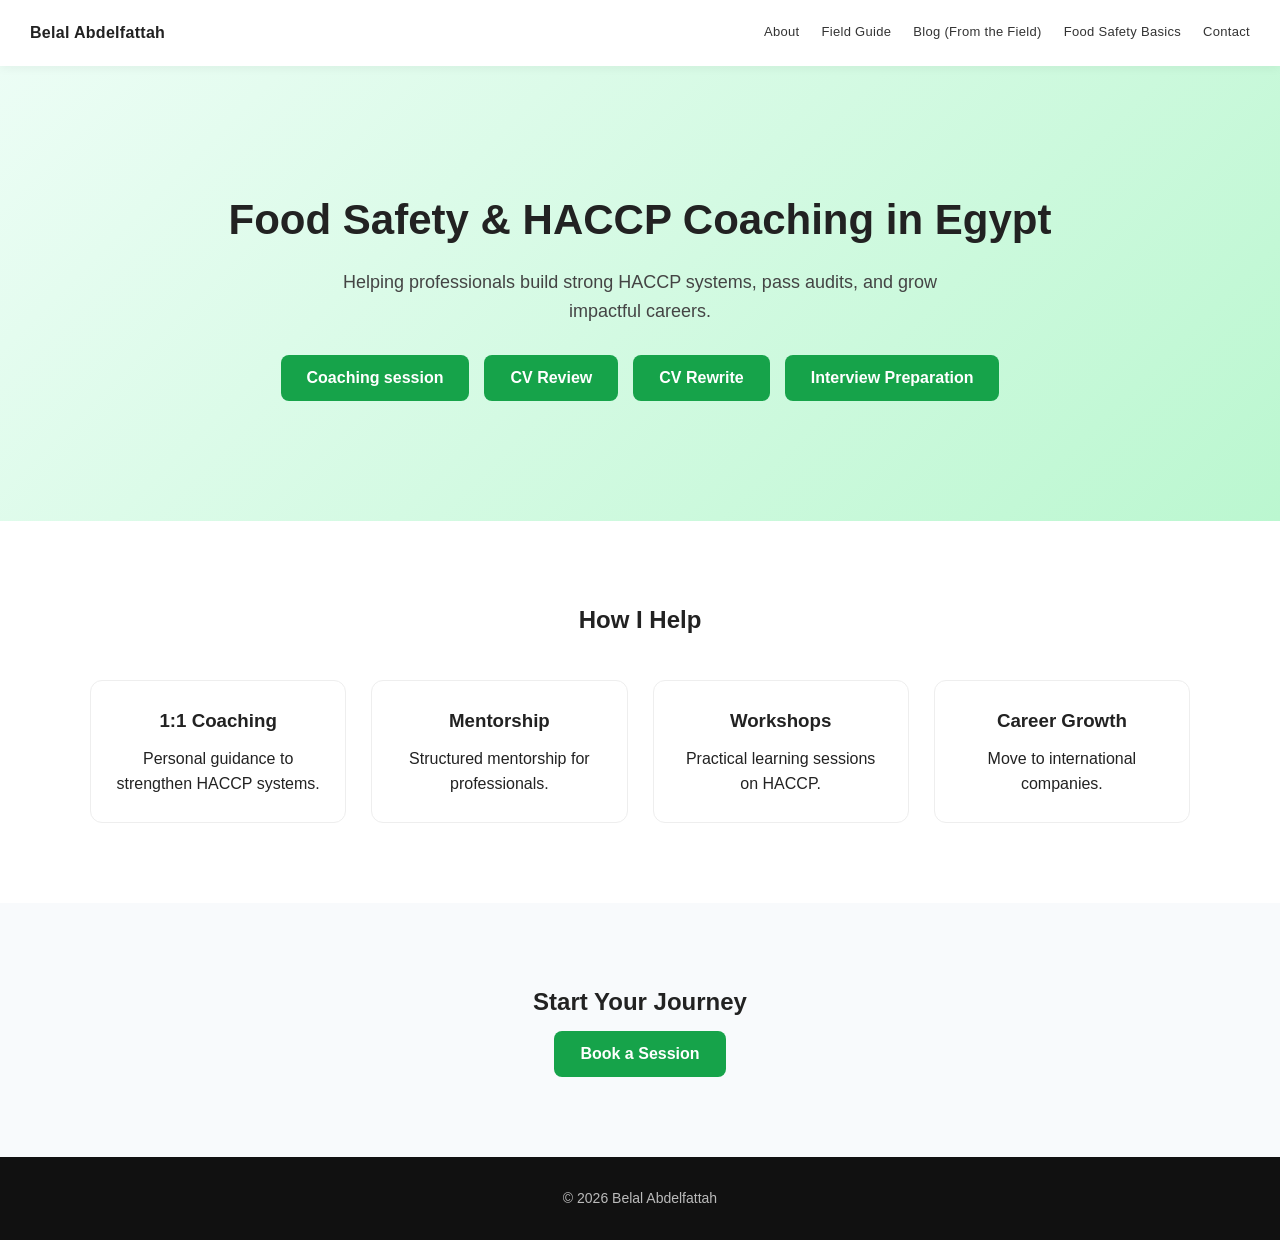
<file: index.html>
<!DOCTYPE html>
<html lang="en">
<head>
<meta charset="UTF-8">
<meta name="viewport" content="width=device-width, initial-scale=1.0">

<title>Belal Abdelfattah | Food Safety Coach & Mentor</title>

<!-- ✅ LINK YOUR CSS -->
<link rel="stylesheet" href="css/style.css">

</head>

<body class="english">

<!-- NAVBAR -->
<div class="navbar">
  <div class="logo">Belal Abdelfattah</div>

  <div class="nav-links">
    <a href="about.html" class="en">About</a>
    <a href="field-guide.html" class="en">Field Guide</a>
    <a href="from-the-field.html" class="en">Blog (From the Field)</a>
    <a href="food-safety-basics.html" class="en">Food Safety Basics</a>
    <a href="#contact" class="en">Contact</a>

    <a href="about.html" class="ar" style="display:none;">عنّي</a>
    <a href="field-guide.html" class="ar" style="display:none;">دليل المجال</a>
    <a href="from-the-field.html" class="ar" style="display:none;">المدونة</a>
    <a href="food-safety-basics.html" class="ar" style="display:none;">أساسيات</a>
    <a href="#contact" class="ar" style="display:none;">اتصل</a>
  </div>
</div>

<!-- HERO -->
<section class="hero">
  <h1 class="en">Food Safety & HACCP Coaching in Egypt</h1>
  <h1 class="ar" style="display:none;">تدريب واستشارات سلامة الغذاء في مصر</h1>

  <p class="en">
    Helping professionals build strong HACCP systems, pass audits, and grow impactful careers.
  </p>

  <p class="ar" style="display:none;">
    مساعدة المتخصصين على بناء أنظمة قوية واجتياز التفتيشات.
  </p>

<div class="cta-buttons">

  <button class="btn btn-primary">
    <span class="en">Coaching session</span>
    <span class="ar" style="display:none;">احجز جلسة</span>
  </button>

  <button class="btn btn-primary">
    <span class="en">CV Review</span>
    <span class="ar" style="display:none;">مراجعة السيرة الذاتية</span>
  </button>

  <button class="btn btn-primary">
    <span class="en">CV Rewrite</span>
    <span class="ar" style="display:none;">إعادة كتابة السيرة الذاتية</span>
  </button>

    <button class="btn btn-primary">
    <span class="en">Interview Preparation</span>
    <span class="ar" style="display:none;">الإعداد لمقابلات العمل</span>
  </button>
  
</div>
</section>

<!-- SERVICES -->
<section>
<div class="container">

<h2 style="text-align:center;">
  <span class="en">How I Help</span>
  <span class="ar" style="display:none;">كيف أساعد</span>
</h2>

<div class="services">

<div class="service">
<h3>1:1 Coaching</h3>
<p>Personal guidance to strengthen HACCP systems.</p>
</div>

<div class="service">
<h3>Mentorship</h3>
<p>Structured mentorship for professionals.</p>
</div>

<div class="service">
<h3>Workshops</h3>
<p>Practical learning sessions on HACCP.</p>
</div>

<div class="service">
<h3>Career Growth</h3>
<p>Move to international companies.</p>
</div>

</div>
</div>
</section>

<!-- CONTACT -->
<section class="contact" id="contact">
<div class="container">

<h2>Start Your Journey</h2>

<button class="btn btn-primary">
Book a Session
</button>

</div>
</section>

<!-- FOOTER -->
<div class="footer">
© 2026 Belal Abdelfattah
</div>

</body>
</html>
</file>
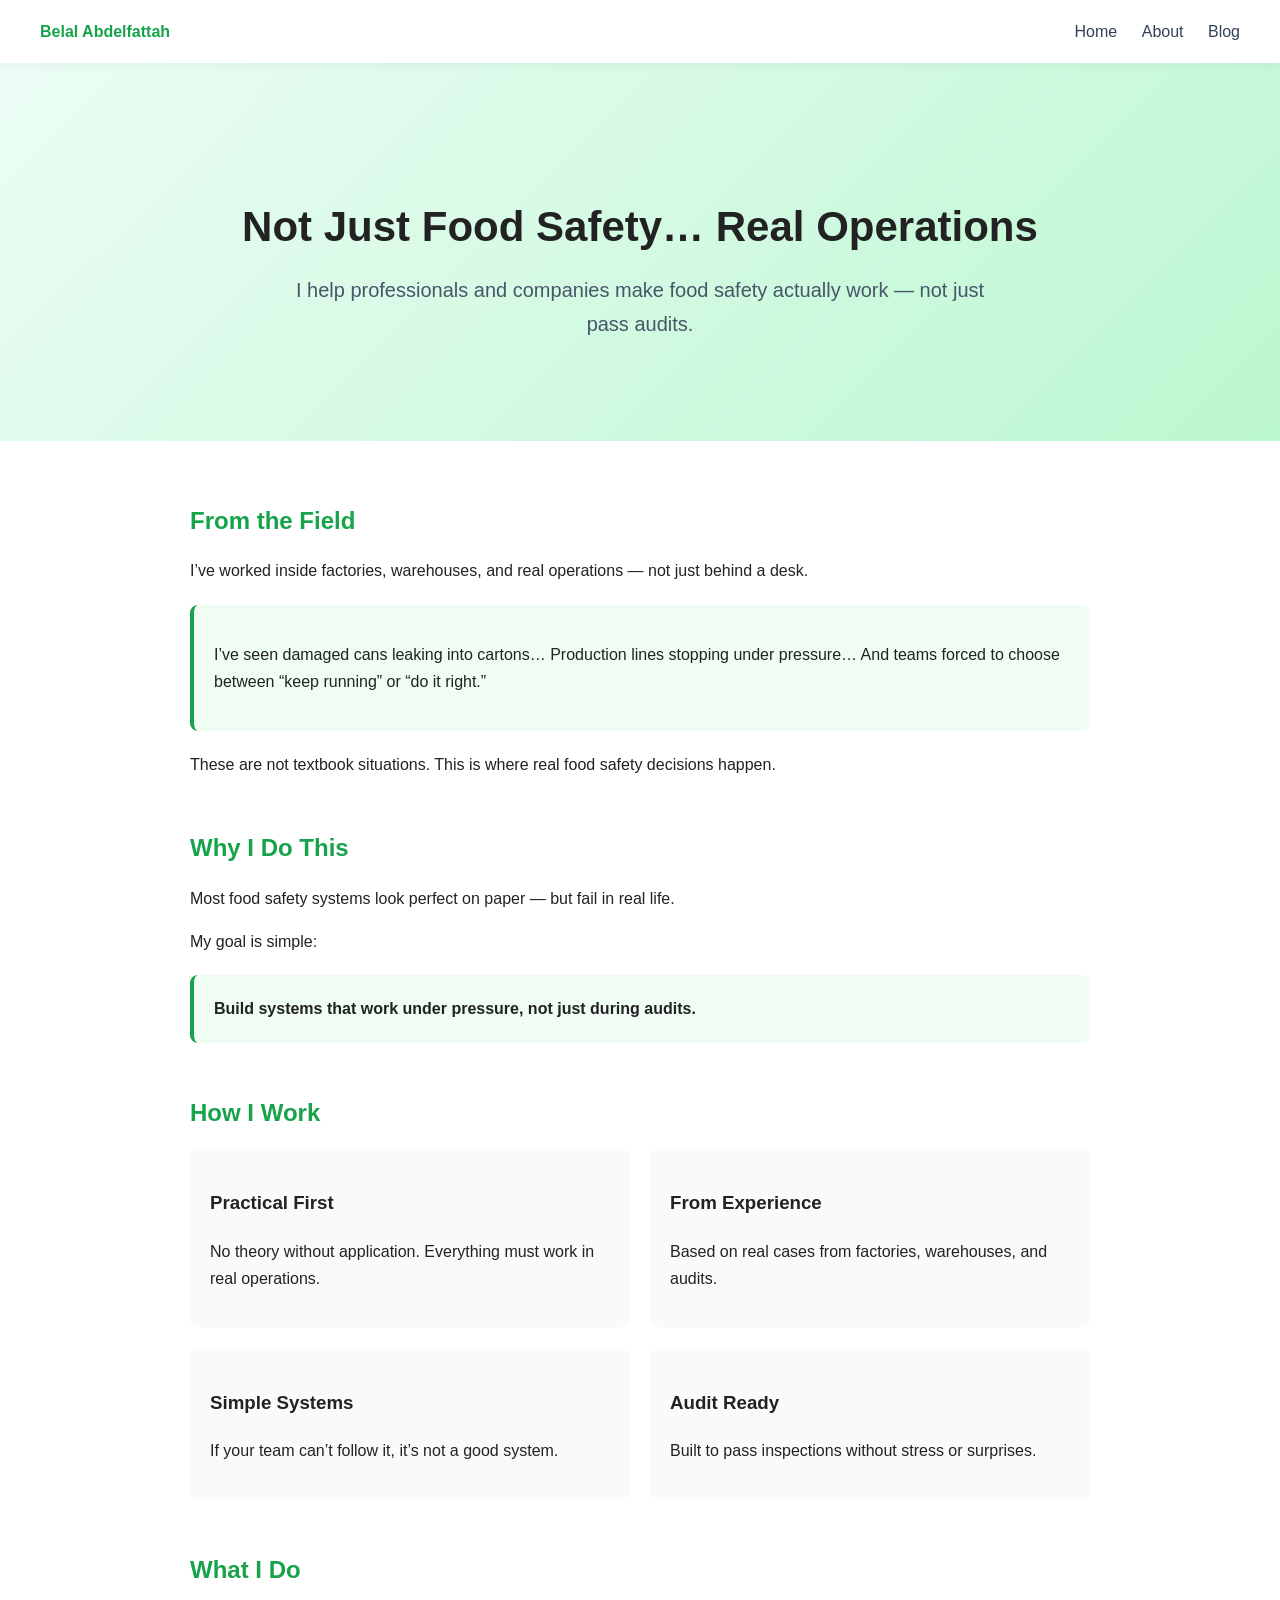
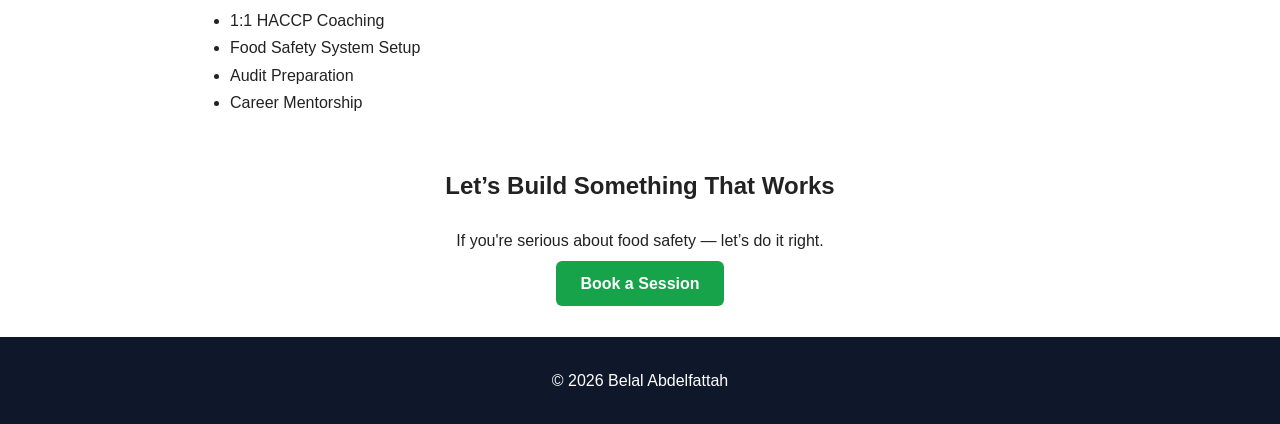
<file: about.html>
<!DOCTYPE html>
<html lang="en">
<head>
<meta charset="UTF-8">
<meta name="viewport" content="width=device-width, initial-scale=1.0">
<title>About | Belal Abdelfattah</title>

<style>

body{
font-family:Segoe UI, Arial;
margin:0;
background:#ffffff;
color:#222;
line-height:1.7;
}

/* NAVBAR */
.navbar{
display:flex;
justify-content:space-between;
padding:18px 40px;
background:white;
box-shadow:0 2px 10px rgba(0,0,0,0.05);
position:sticky;
top:0;
}

.logo{color:#16a34a;font-weight:700;}
.nav-links a{margin-left:20px;text-decoration:none;color:#334155;}
.nav-links a:hover{color:#16a34a;}

/* HERO */
.hero{
padding:100px 20px;
text-align:center;
background:linear-gradient(135deg,#ecfdf5,#bbf7d0);
}

.hero h1{
font-size:42px;
margin-bottom:10px;
}

.hero p{
font-size:20px;
color:#475569;
max-width:700px;
margin:auto;
}

/* SECTION */
.container{
max-width:900px;
margin:auto;
padding:40px 20px;
}

.block{
margin-bottom:50px;
}

.block h2{
color:#16a34a;
margin-bottom:15px;
}

.highlight{
background:#f0fdf4;
padding:20px;
border-left:4px solid #16a34a;
border-radius:8px;
margin:20px 0;
}

/* CARDS */
.cards{
display:grid;
grid-template-columns:1fr 1fr;
gap:20px;
}

.card{
background:#f8fafc;
padding:20px;
border-radius:10px;
}

/* CTA */
.cta{
text-align:center;
margin-top:50px;
}

.cta-btn{
padding:14px 24px;
background:#16a34a;
color:white;
text-decoration:none;
border-radius:6px;
font-weight:bold;
}

.cta-btn:hover{background:#138c3f;}

/* FOOTER */
.footer{
text-align:center;
padding:30px;
background:#0f172a;
color:white;
}

</style>
</head>

<body>

<div class="navbar">
<div class="logo">Belal Abdelfattah</div>
<div class="nav-links">
<a href="index.html">Home</a>
<a href="about.html">About</a>
<a href="from-the-field.html">Blog</a>
</div>
</div>

<!-- HERO -->
<div class="hero">
<h1>Not Just Food Safety… Real Operations</h1>
<p>I help professionals and companies make food safety actually work — not just pass audits.</p>
</div>

<div class="container">

<!-- STORY -->
<div class="block">
<h2>From the Field</h2>

<p>
I’ve worked inside factories, warehouses, and real operations — not just behind a desk.
</p>

<div class="highlight">
<p>
I’ve seen damaged cans leaking into cartons…  
Production lines stopping under pressure…  
And teams forced to choose between “keep running” or “do it right.”
</p>
</div>

<p>
These are not textbook situations.  
This is where real food safety decisions happen.
</p>
</div>

<!-- WHY -->
<div class="block">
<h2>Why I Do This</h2>

<p>
Most food safety systems look perfect on paper — but fail in real life.
</p>

<p>
My goal is simple:
</p>

<div class="highlight">
<strong>Build systems that work under pressure, not just during audits.</strong>
</div>

</div>

<!-- HOW -->
<div class="block">
<h2>How I Work</h2>

<div class="cards">

<div class="card">
<h3>Practical First</h3>
<p>No theory without application. Everything must work in real operations.</p>
</div>

<div class="card">
<h3>From Experience</h3>
<p>Based on real cases from factories, warehouses, and audits.</p>
</div>

<div class="card">
<h3>Simple Systems</h3>
<p>If your team can’t follow it, it’s not a good system.</p>
</div>

<div class="card">
<h3>Audit Ready</h3>
<p>Built to pass inspections without stress or surprises.</p>
</div>

</div>
</div>

<!-- WHAT YOU DO -->
<div class="block">
<h2>What I Do</h2>

<ul>
<li>1:1 HACCP Coaching</li>
<li>Food Safety System Setup</li>
<li>Audit Preparation</li>
<li>Career Mentorship</li>
</ul>

</div>

<!-- CTA -->
<div class="cta">
<h2>Let’s Build Something That Works</h2>
<p>If you're serious about food safety — let’s do it right.</p>
<a href="#" class="cta-btn">Book a Session</a>
</div>

</div>

<div class="footer">
© 2026 Belal Abdelfattah
</div>

</body>
</html>
</file>
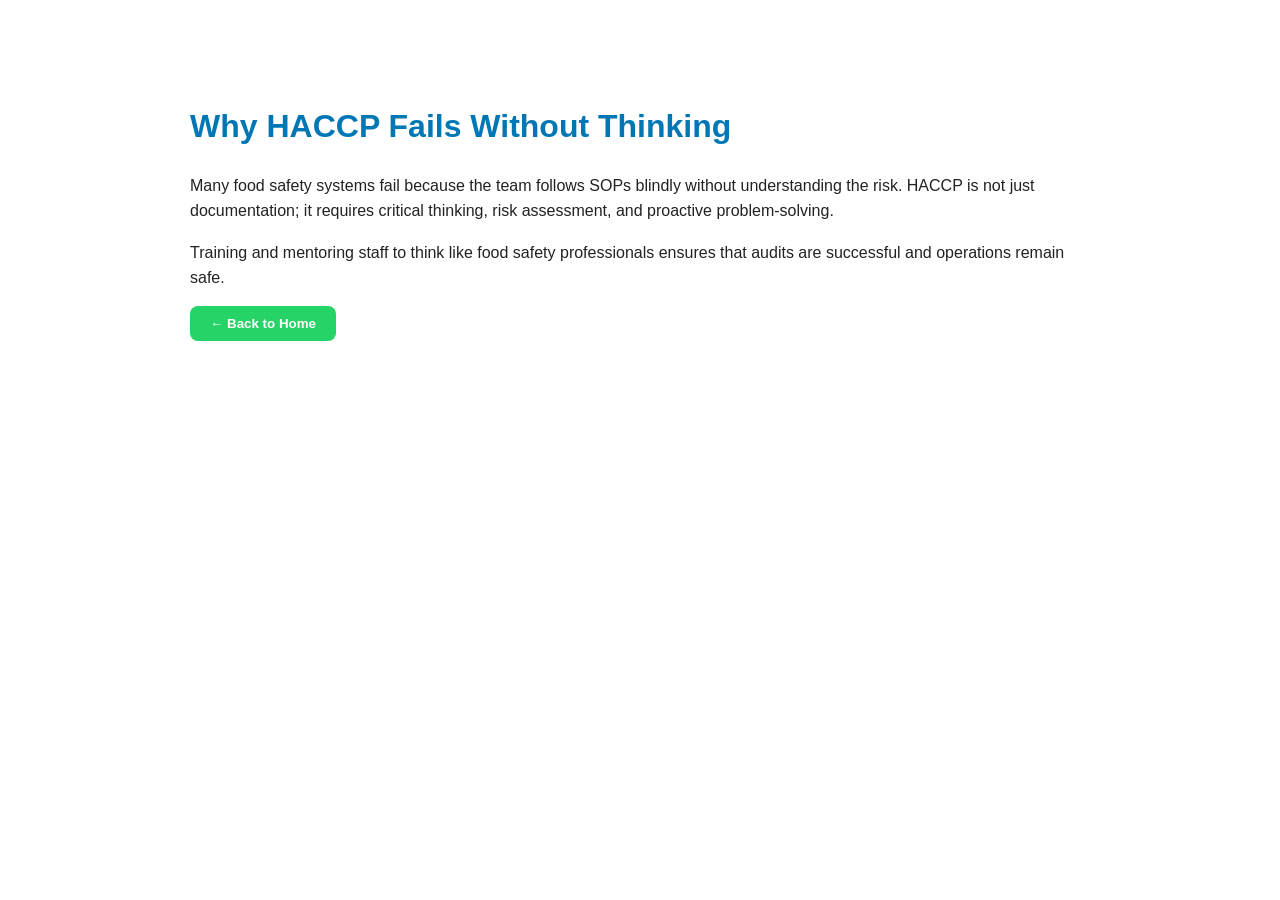
<file: article1.html>
<!DOCTYPE html>
<html lang="en">
<head>
<meta charset="UTF-8">
<meta name="viewport" content="width=device-width, initial-scale=1.0">
<title>Why HACCP Fails Without Thinking | Insights</title>
<link rel="stylesheet" href="https://cdnjs.cloudflare.com/ajax/libs/font-awesome/6.5.0/css/all.min.css">
<style>
body{margin:0;font-family:Segoe UI,Arial;color:#222;line-height:1.6;}
a{text-decoration:none;color:#25D366;}
.container{max-width:900px;margin:auto;padding:80px 20px;}
h1{color:#0077b5;margin-bottom:20px;}
p{margin-bottom:15px;}
button{padding:10px 20px;border:none;border-radius:8px;background:#25D366;color:white;font-weight:600;cursor:pointer;}
</style>
</head>
<body>
<div class="container">
  <h1>Why HACCP Fails Without Thinking</h1>
  <p>Many food safety systems fail because the team follows SOPs blindly without understanding the risk. HACCP is not just documentation; it requires critical thinking, risk assessment, and proactive problem-solving.</p>
  <p>Training and mentoring staff to think like food safety professionals ensures that audits are successful and operations remain safe.</p>
  <button onclick="window.location.href='index.html'">← Back to Home</button>
</div>
</body>
</html>
</file>
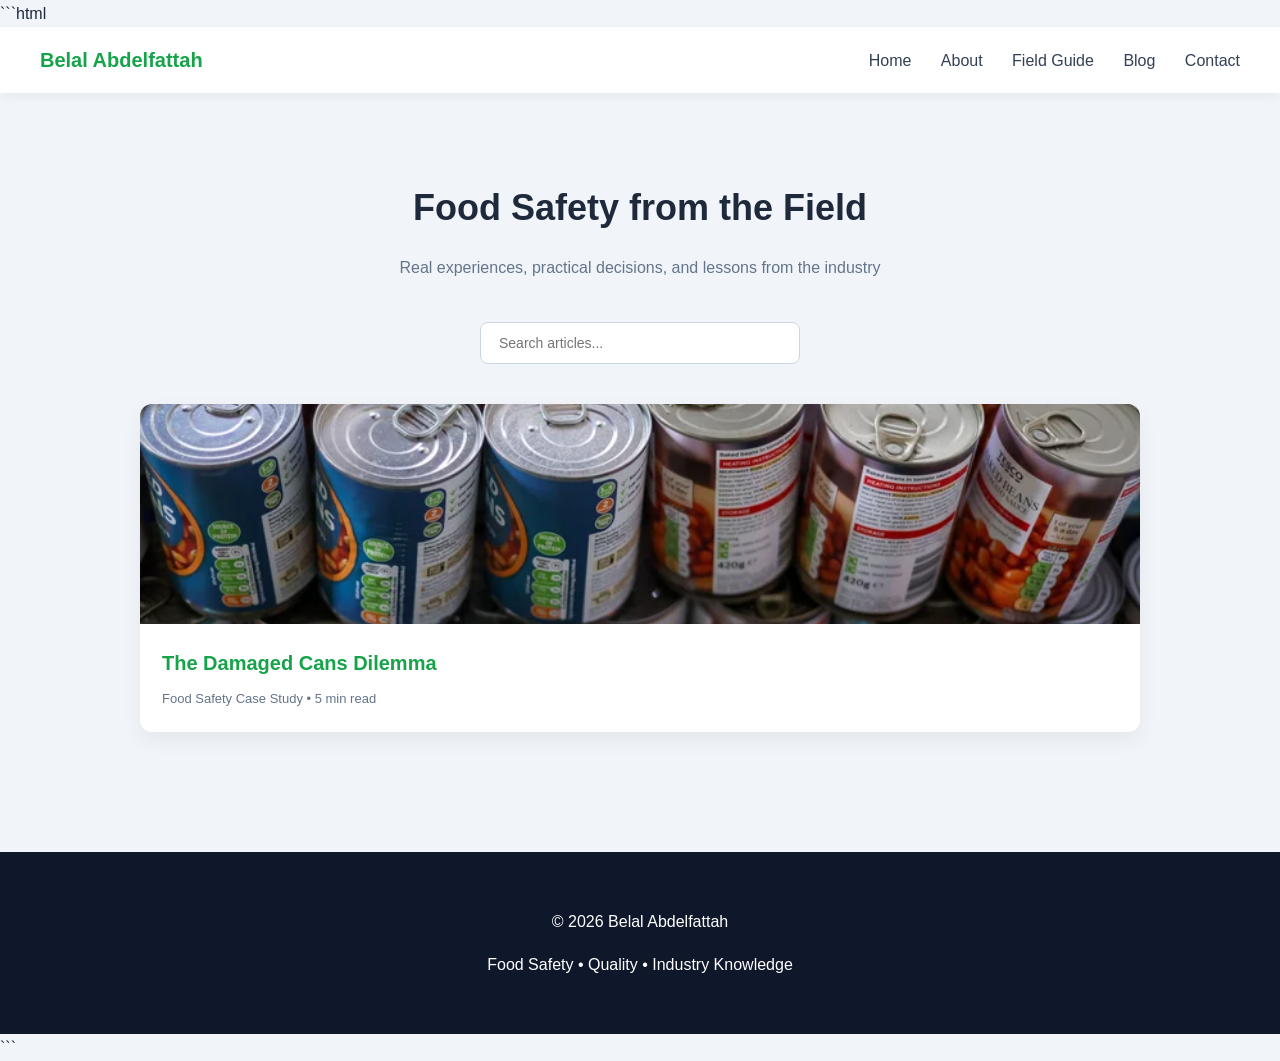
<file: blog.html>
```html
<!DOCTYPE html>
<html lang="en">
<head>
<meta charset="UTF-8">
<meta name="viewport" content="width=device-width, initial-scale=1.0">

<title>Belal Abdelfattah | Food Safety Blog</title>

<style>

/* ===== GLOBAL ===== */

body{
font-family:"Segoe UI", Arial, sans-serif;
margin:0;
background:#f1f5f9;
color:#1e293b;
line-height:1.7;
}

.container{
max-width:1000px;
margin:auto;
padding:60px 20px;
}

/* ===== NAVBAR ===== */

.navbar{
display:flex;
justify-content:space-between;
align-items:center;
padding:16px 40px;
background:white;
box-shadow:0 3px 10px rgba(0,0,0,0.05);
position:sticky;
top:0;
z-index:100;
}

.logo{
font-weight:700;
font-size:20px;
color:#16a34a;
}

nav a{
margin-left:25px;
text-decoration:none;
color:#334155;
font-weight:500;
}

nav a:hover{
color:#16a34a;
}

/* ===== HEADER ===== */

.header{
text-align:center;
margin-bottom:40px;
}

.header h1{
font-size:36px;
margin-bottom:10px;
}

.header p{
color:#64748b;
}

/* ===== SEARCH ===== */

.search{
text-align:center;
margin-bottom:40px;
}

.search input{
padding:12px 18px;
width:320px;
border-radius:8px;
border:1px solid #cbd5e1;
font-size:14px;
}

/* ===== BLOG GRID ===== */

.blog-grid{
display:grid;
grid-template-columns:1fr;
gap:20px;
}

/* ===== ARTICLE CARD ===== */

.card{
background:white;
border-radius:12px;
overflow:hidden;
box-shadow:0 8px 20px rgba(0,0,0,0.06);
cursor:pointer;
transition:0.25s;
}

.card:hover{
transform:translateY(-4px);
}

.card img{
width:100%;
height:220px;
object-fit:cover;
}

.card-body{
padding:22px;
}

.card-title{
font-size:20px;
font-weight:600;
color:#16a34a;
margin-bottom:8px;
}

.card-meta{
font-size:13px;
color:#64748b;
}

/* ===== ARTICLE ===== */

.article{
display:none;
background:white;
padding:40px;
border-radius:12px;
margin-top:30px;
box-shadow:0 10px 30px rgba(0,0,0,0.08);
}

.article h3{
color:#16a34a;
margin-top:30px;
}

.article img{
width:100%;
border-radius:10px;
margin:25px 0;
}

/* ===== BACK BUTTON ===== */

.back{
color:#16a34a;
text-decoration:none;
font-weight:600;
}

/* ===== SHARE ===== */

.share{
margin-top:40px;
border-top:1px solid #eee;
padding-top:20px;
}

.share a{
margin-right:15px;
color:#16a34a;
text-decoration:none;
}

/* ===== RELATED ===== */

.related{
margin-top:40px;
}

.related a{
display:block;
margin:8px 0;
color:#16a34a;
text-decoration:none;
}

.related a:hover{
text-decoration:underline;
}

/* ===== AUTHOR BOX ===== */

.author{
margin-top:50px;
padding:25px;
background:#f8fafc;
border-radius:10px;
border-left:4px solid #16a34a;
}

.author strong{
display:block;
font-size:18px;
}

/* ===== FOOTER ===== */

.footer{
text-align:center;
background:#0f172a;
color:white;
padding:40px 20px;
margin-top:60px;
}

/* ===== MOBILE ===== */

@media(max-width:700px){

.navbar{
padding:15px 20px;
}

.header h1{
font-size:28px;
}

.search input{
width:90%;
}

.article{
padding:25px;
}

}

</style>

</head>

<body>


<!-- ===== NAVBAR ===== -->

<header class="navbar">

<div class="logo">Belal Abdelfattah</div>

<nav>
<a href="index.html">Home</a>
<a href="#">About</a>
<a href="#">Field Guide</a>
<a href="blog.html">Blog</a>
<a href="#">Contact</a>
</nav>

</header>



<div class="container">


<!-- ===== HEADER ===== -->

<div class="header">

<h1>Food Safety from the Field</h1>

<p>Real experiences, practical decisions, and lessons from the industry</p>

</div>



<!-- ===== SEARCH ===== -->

<div class="search">

<input type="text" placeholder="Search articles...">

</div>



<!-- ===== BLOG GRID ===== -->

<div class="blog-grid">


<!-- ARTICLE CARD -->

<div class="card" onclick="openArticle('cans')">

<img src="images/cans-in-warehouse.webp" alt="Damaged cans warehouse">

<div class="card-body">

<div class="card-title">The Damaged Cans Dilemma</div>

<div class="card-meta">Food Safety Case Study • 5 min read</div>

</div>

</div>


</div>



<!-- ===== FULL ARTICLE ===== -->

<div class="article" id="cans">

<a href="#" class="back" onclick="closeArticle()">← Back to Blog</a>

<h2>The Damaged Cans Dilemma</h2>

<img src="images/cans-in-warehouse.webp" alt="Warehouse canned food inspection">

<p><strong>How should food safety professionals evaluate dented cans, rust, and leakage during warehouse inspections?</strong></p>

<p>This real case explores the practical decisions behind damaged canned products.</p>

<h3>The First Signs</h3>

<ul>
<li>Dented cans</li>
<li>Light rust</li>
<li>Wet cartons</li>
</ul>

<h3>Why It Matters</h3>

<p>Metal cans protect food through a hermetic seal that prevents contamination from air, moisture, and microorganisms.</p>

<p>Mechanical damage may compromise this protection.</p>

<h3>The Decision</h3>

<ul>
<li>Reject leaking cans</li>
<li>Segregate damaged cartons</li>
<li>Accept minor dents away from seams</li>
</ul>


<!-- SHARE -->

<div class="share">

<strong>Share</strong><br>

<a href="#">LinkedIn</a>
<a href="#">Twitter</a>

</div>



<!-- RELATED -->

<div class="related">

<h3>Related Articles</h3>

<a href="#">When the Line Stops: Panic in Production</a>

<a href="#">Food Safety vs Production Pressure</a>

<a href="#">Warehouse Risks in Food Logistics</a>

</div>



<!-- AUTHOR -->

<div class="author">

<strong>Belal Abdelfattah</strong>

Food Safety & Quality Professional sharing real industry experiences from factories, warehouses, and field operations.

</div>

</div>


</div>



<!-- ===== FOOTER ===== -->

<footer class="footer">

<p>© 2026 Belal Abdelfattah</p>

<p>Food Safety • Quality • Industry Knowledge</p>

</footer>



<script>

/* ===== OPEN ARTICLE ===== */

function openArticle(id){

document.getElementById(id).style.display="block";

window.scrollTo({top:600,behavior:"smooth"});

}

/* ===== CLOSE ARTICLE ===== */

function closeArticle(){

document.querySelector(".article").style.display="none";

window.scrollTo({top:0,behavior:"smooth"});

}

</script>


</body>
</html>
```
</file>
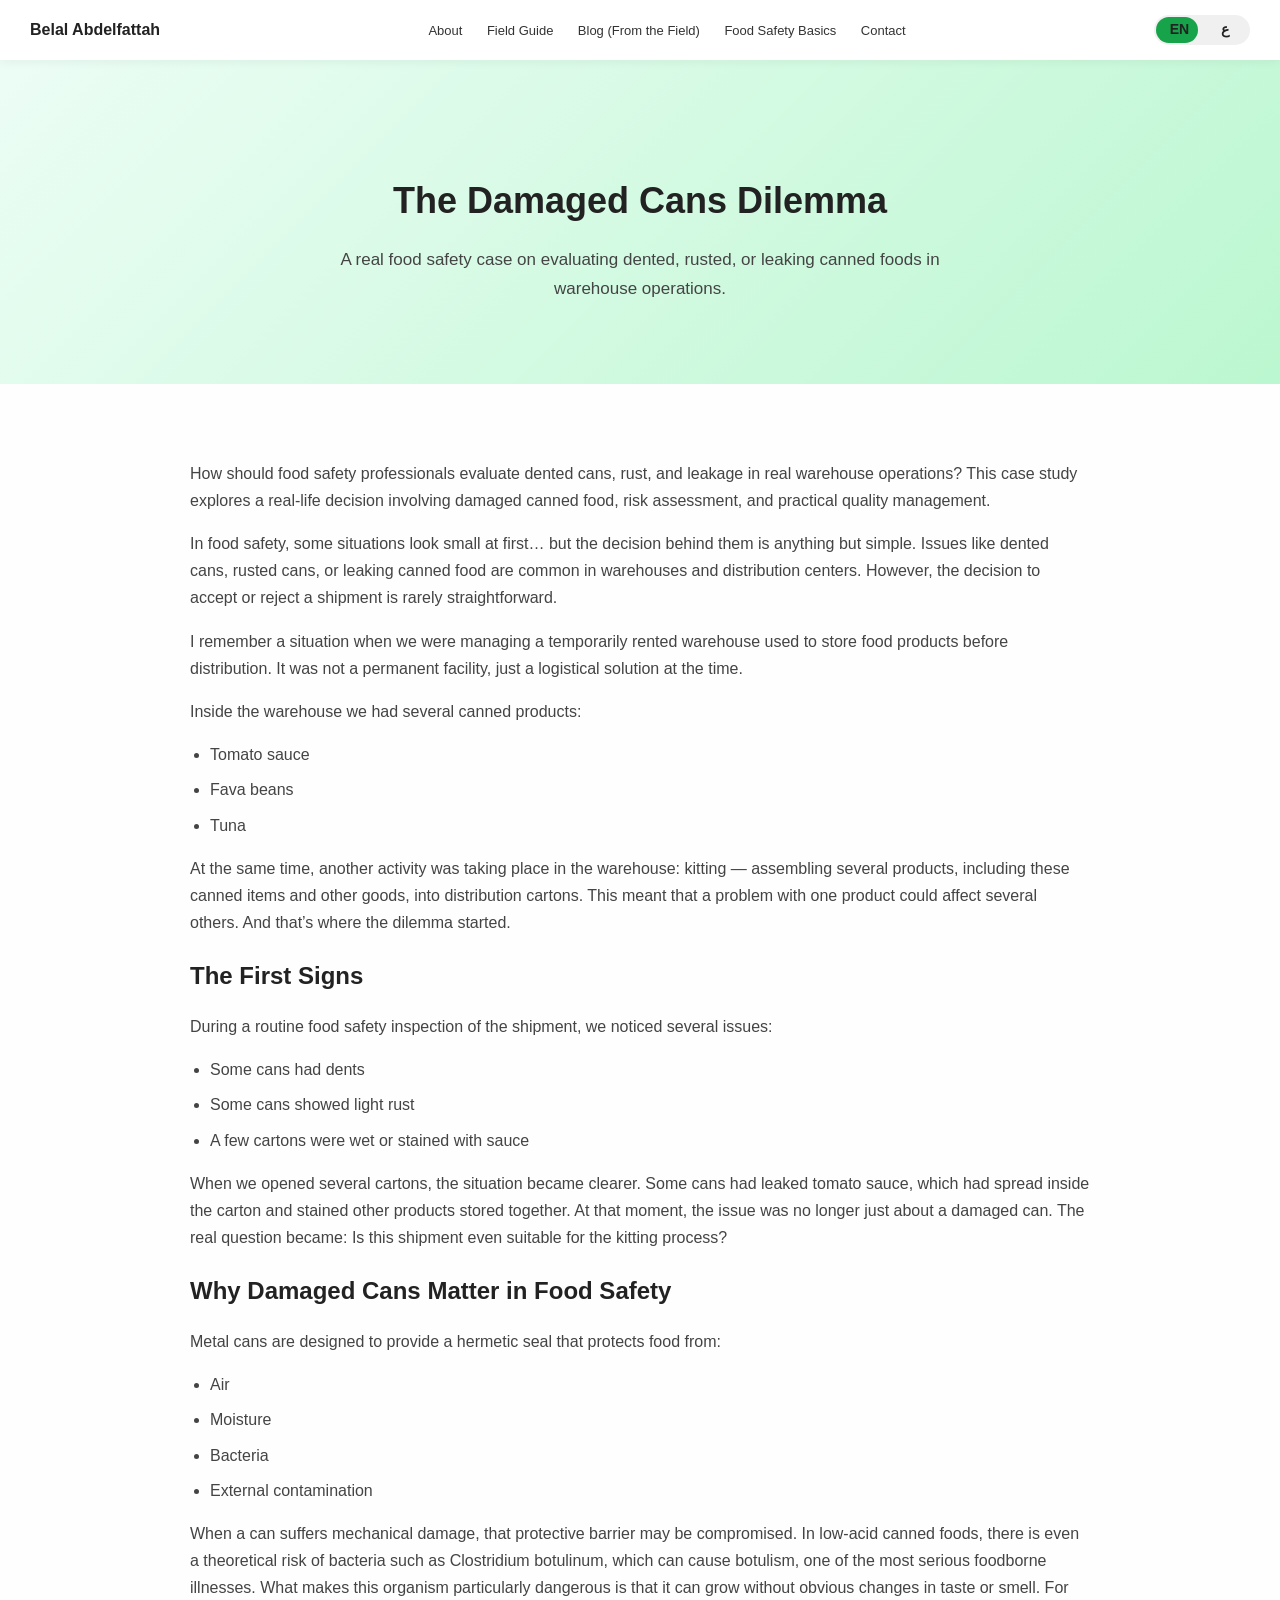
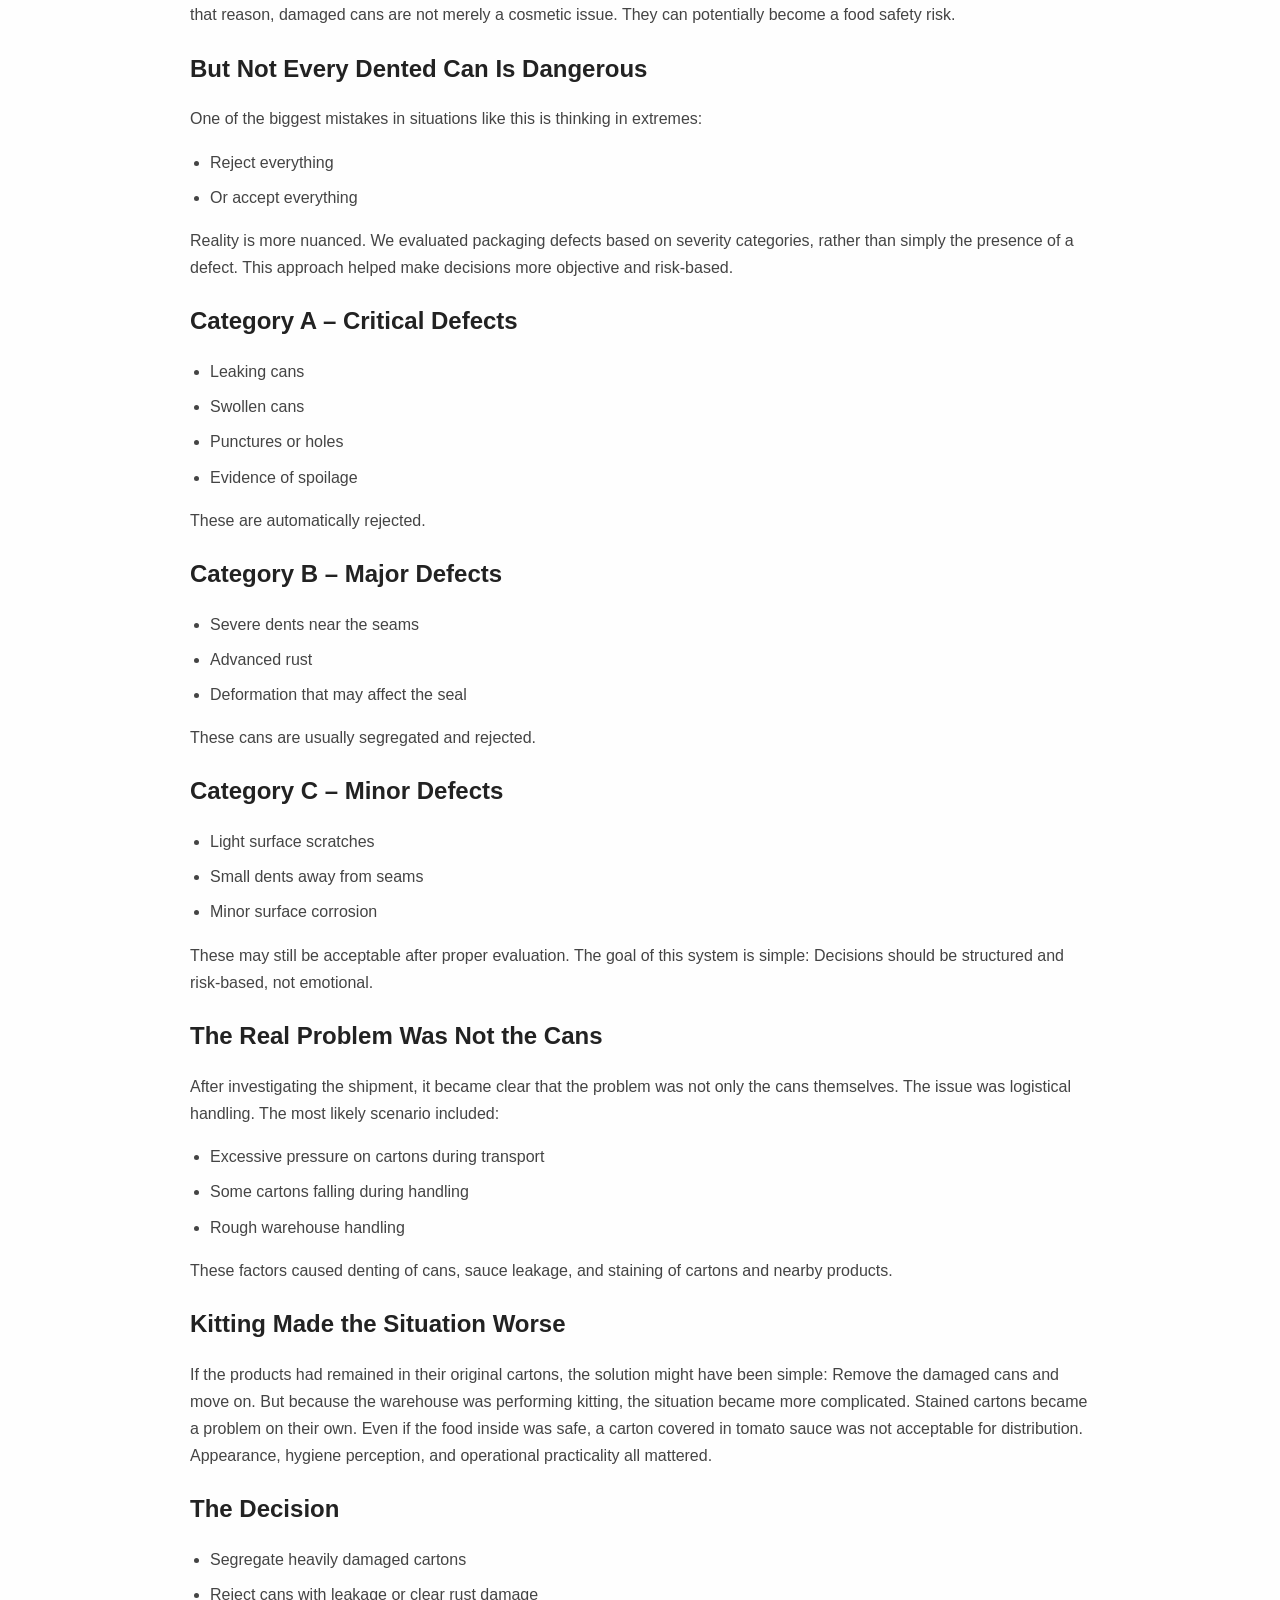
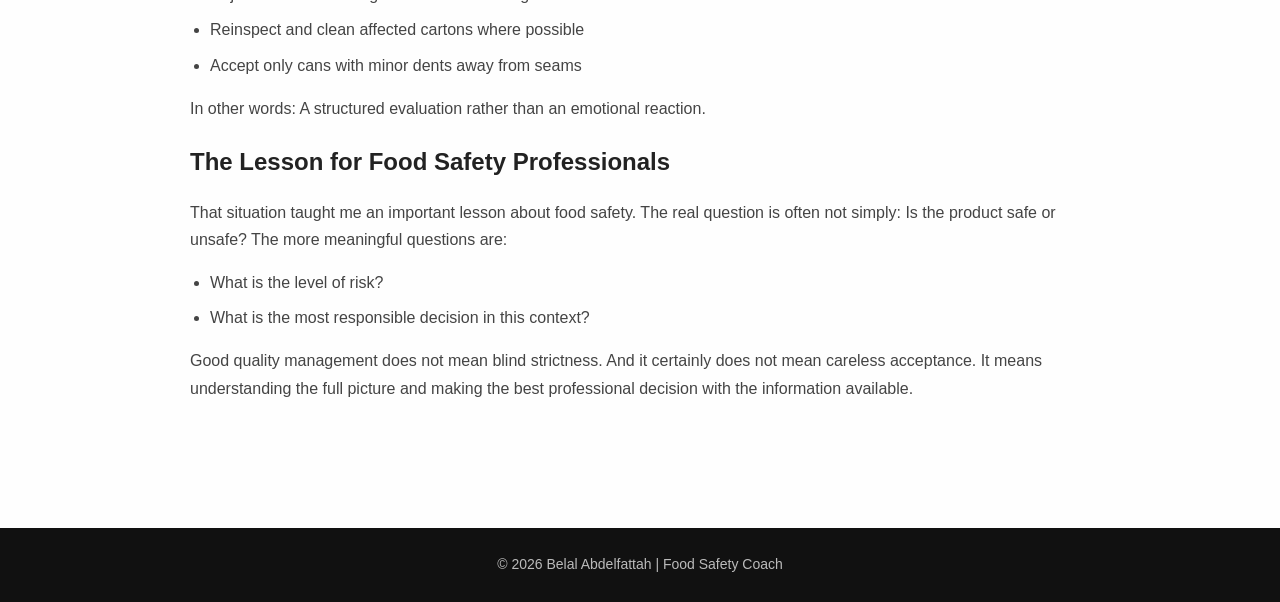
<file: damaged-cans.html>
<!DOCTYPE html>
<html lang="en">
<head>
<meta charset="UTF-8">
<meta name="viewport" content="width=device-width, initial-scale=1.0">
<title>The Damaged Cans Dilemma | Belal Abdelfattah</title>
<meta name="description" content="Real food safety case on evaluating dented, rusted, or leaking canned foods in warehouse operations. Lessons from the field.">
<meta name="robots" content="index, follow">
<meta name="language" content="en">
<meta name="geo.region" content="EG">

<style>
/* ===== GLOBAL ===== */
body{margin:0;font-family:Segoe UI, Arial, sans-serif;color:#222;line-height:1.7;background:#fefefe;}
h1,h2,h3{margin-bottom:10px;}
section{padding:60px 20px;}
.container{max-width:900px;margin:auto;}
.navbar{display:flex;justify-content:space-between;align-items:center;padding:15px 30px;background:#fff;position:sticky;top:0;z-index:1000;box-shadow:0 2px 10px rgba(0,0,0,0.05);}
.logo{font-weight:700;font-size:16px;}
.nav-links a{margin-left:20px;text-decoration:none;color:#333;font-weight:500;font-size:13px;transition:0.3s;}
.nav-links a:hover{color:#16a34a;}
.lang-switch{display:flex;align-items:center;background:#f0f0f0;border-radius:20px;padding:3px;cursor:pointer;user-select:none;width:90px;justify-content:space-between;font-weight:600;font-size:14px;position:relative;}
.lang-switch span{width:45px;text-align:center;z-index:2;transition:color 0.3s;}
.lang-switch .slider{position:absolute;top:2px;left:2px;width:42px;height:26px;background:#16a34a;border-radius:20px;transition:all 0.3s;}
.hero{background:linear-gradient(135deg,#ecfdf5,#bbf7d0);text-align:center;padding:80px 20px;}
.hero h1{font-size:36px;}
.hero p{max-width:650px;margin:auto;margin-top:15px;color:#444;font-size:17px;}
.article-content p{margin-bottom:16px;color:#444;font-size:16px;}
.article-content ul{margin-bottom:16px;padding-left:20px;color:#444;}
.article-content ul li{margin-bottom:8px;}
.footer{text-align:center;padding:25px;background:#111;color:#bbb;font-size:14px;margin-top:50px;}
body.arabic{direction:rtl;font-family:'Cairo', sans-serif;}
body.arabic .nav-links{flex-direction:row;}
</style>
</head>
<body class="english">

<!-- NAVBAR -->
<div class="navbar">
<div class="logo">Belal Abdelfattah</div>
<div class="nav-links">
<a href="about.html" class="en">About</a>
<a href="field-guide.html" class="en">Field Guide</a>
<a href="from-the-field.html" class="en">Blog (From the Field)</a>
<a href="food-safety-basics.html" class="en">Food Safety Basics</a>
<a href="#contact" class="en">Contact</a>

<a href="about.html" class="ar" style="display:none;">عنّي</a>
<a href="field-guide.html" class="ar" style="display:none;">دليل المجال</a>
<a href="from-the-field.html" class="ar" style="display:none;">المدونة (قصص من الواقع)</a>
<a href="food-safety-basics.html" class="ar" style="display:none;">أساسيات سلامة الغذاء</a>
<a href="#contact" class="ar" style="display:none;">اتصل</a>
</div>

<div class="lang-switch" onclick="toggleLang()">
<span>EN</span>
<span>ع</span>
<div class="slider"></div>
</div>
</div>

<!-- HERO -->
<section class="hero">
<h1 class="en">The Damaged Cans Dilemma</h1>
<h1 class="ar" style="display:none;">مأزق العلب التالفة</h1>
<p class="en">A real food safety case on evaluating dented, rusted, or leaking canned foods in warehouse operations.</p>
<p class="ar" style="display:none;">حالة عملية في سلامة الغذاء لتقييم العلب المبعثرة والصدئة أو المتسربة في المخازن.</p>
</section>

<!-- ARTICLE CONTENT -->
<section>
<div class="container article-content">
<p class="en">How should food safety professionals evaluate dented cans, rust, and leakage in real warehouse operations? This case study explores a real-life decision involving damaged canned food, risk assessment, and practical quality management.</p>

<p class="en">In food safety, some situations look small at first… but the decision behind them is anything but simple. Issues like dented cans, rusted cans, or leaking canned food are common in warehouses and distribution centers. However, the decision to accept or reject a shipment is rarely straightforward.</p>

<p class="en">I remember a situation when we were managing a temporarily rented warehouse used to store food products before distribution. It was not a permanent facility, just a logistical solution at the time.</p>

<p class="en">Inside the warehouse we had several canned products:</p>
<ul class="en">
<li>Tomato sauce</li>
<li>Fava beans</li>
<li>Tuna</li>
</ul>

<p class="en">At the same time, another activity was taking place in the warehouse: kitting — assembling several products, including these canned items and other goods, into distribution cartons. This meant that a problem with one product could affect several others. And that’s where the dilemma started.</p>

<h2 class="en">The First Signs</h2>
<p class="en">During a routine food safety inspection of the shipment, we noticed several issues:</p>
<ul class="en">
<li>Some cans had dents</li>
<li>Some cans showed light rust</li>
<li>A few cartons were wet or stained with sauce</li>
</ul>

<p class="en">When we opened several cartons, the situation became clearer. Some cans had leaked tomato sauce, which had spread inside the carton and stained other products stored together. At that moment, the issue was no longer just about a damaged can. The real question became: Is this shipment even suitable for the kitting process?</p>

<h2 class="en">Why Damaged Cans Matter in Food Safety</h2>
<p class="en">Metal cans are designed to provide a hermetic seal that protects food from:</p>
<ul class="en">
<li>Air</li>
<li>Moisture</li>
<li>Bacteria</li>
<li>External contamination</li>
</ul>

<p class="en">When a can suffers mechanical damage, that protective barrier may be compromised. In low-acid canned foods, there is even a theoretical risk of bacteria such as Clostridium botulinum, which can cause botulism, one of the most serious foodborne illnesses. What makes this organism particularly dangerous is that it can grow without obvious changes in taste or smell. For that reason, damaged cans are not merely a cosmetic issue. They can potentially become a food safety risk.</p>

<h2 class="en">But Not Every Dented Can Is Dangerous</h2>
<p class="en">One of the biggest mistakes in situations like this is thinking in extremes:</p>
<ul class="en">
<li>Reject everything</li>
<li>Or accept everything</li>
</ul>
<p class="en">Reality is more nuanced. We evaluated packaging defects based on severity categories, rather than simply the presence of a defect. This approach helped make decisions more objective and risk-based.</p>

<h2 class="en">Category A – Critical Defects</h2>
<ul class="en">
<li>Leaking cans</li>
<li>Swollen cans</li>
<li>Punctures or holes</li>
<li>Evidence of spoilage</li>
</ul>
<p class="en">These are automatically rejected.</p>

<h2 class="en">Category B – Major Defects</h2>
<ul class="en">
<li>Severe dents near the seams</li>
<li>Advanced rust</li>
<li>Deformation that may affect the seal</li>
</ul>
<p class="en">These cans are usually segregated and rejected.</p>

<h2 class="en">Category C – Minor Defects</h2>
<ul class="en">
<li>Light surface scratches</li>
<li>Small dents away from seams</li>
<li>Minor surface corrosion</li>
</ul>
<p class="en">These may still be acceptable after proper evaluation. The goal of this system is simple: Decisions should be structured and risk-based, not emotional.</p>

<h2 class="en">The Real Problem Was Not the Cans</h2>
<p class="en">After investigating the shipment, it became clear that the problem was not only the cans themselves. The issue was logistical handling. The most likely scenario included:</p>
<ul class="en">
<li>Excessive pressure on cartons during transport</li>
<li>Some cartons falling during handling</li>
<li>Rough warehouse handling</li>
</ul>
<p class="en">These factors caused denting of cans, sauce leakage, and staining of cartons and nearby products.</p>

<h2 class="en">Kitting Made the Situation Worse</h2>
<p class="en">If the products had remained in their original cartons, the solution might have been simple: Remove the damaged cans and move on. But because the warehouse was performing kitting, the situation became more complicated. Stained cartons became a problem on their own. Even if the food inside was safe, a carton covered in tomato sauce was not acceptable for distribution. Appearance, hygiene perception, and operational practicality all mattered.</p>

<h2 class="en">The Decision</h2>
<ul class="en">
<li>Segregate heavily damaged cartons</li>
<li>Reject cans with leakage or clear rust damage</li>
<li>Reinspect and clean affected cartons where possible</li>
<li>Accept only cans with minor dents away from seams</li>
</ul>
<p class="en">In other words: A structured evaluation rather than an emotional reaction.</p>

<h2 class="en">The Lesson for Food Safety Professionals</h2>
<p class="en">That situation taught me an important lesson about food safety. The real question is often not simply: Is the product safe or unsafe? The more meaningful questions are:</p>
<ul class="en">
<li>What is the level of risk?</li>
<li>What is the most responsible decision in this context?</li>
</ul>
<p class="en">Good quality management does not mean blind strictness. And it certainly does not mean careless acceptance. It means understanding the full picture and making the best professional decision with the information available.</p>

</div>
</section>

<!-- FOOTER -->
<div class="footer">
© 2026 Belal Abdelfattah | Food Safety Coach
</div>

<script>
function toggleLang(){
  const body=document.body;
  body.classList.toggle('arabic');
  body.classList.toggle('english');
  const enLinks=document.querySelectorAll('.nav-links .en');
  const arLinks=document.querySelectorAll('.nav-links .ar');
  if(body.classList.contains('arabic')){
    enLinks.forEach(a=>a.style.display='none');
    arLinks.forEach(a=>a.style.display='inline-block');
  } else {
    enLinks.forEach(a=>a.style.display='inline-block');
    arLinks.forEach(a=>a.style.display='none');
  }
  const allEn=document.querySelectorAll('.en');
  const allAr=document.querySelectorAll('.ar');
  allEn.forEach(el=>el.style.display=body.classList.contains('arabic')?'none':'block');
  allAr.forEach(el=>el.style.display=body.classList.contains('arabic')?'block':'none');
  const slider=document.querySelector('.slider');
  slider.style.left=body.classList.contains('arabic')?'45px':'2px';
}
</script>

</body>
</html>
</file>
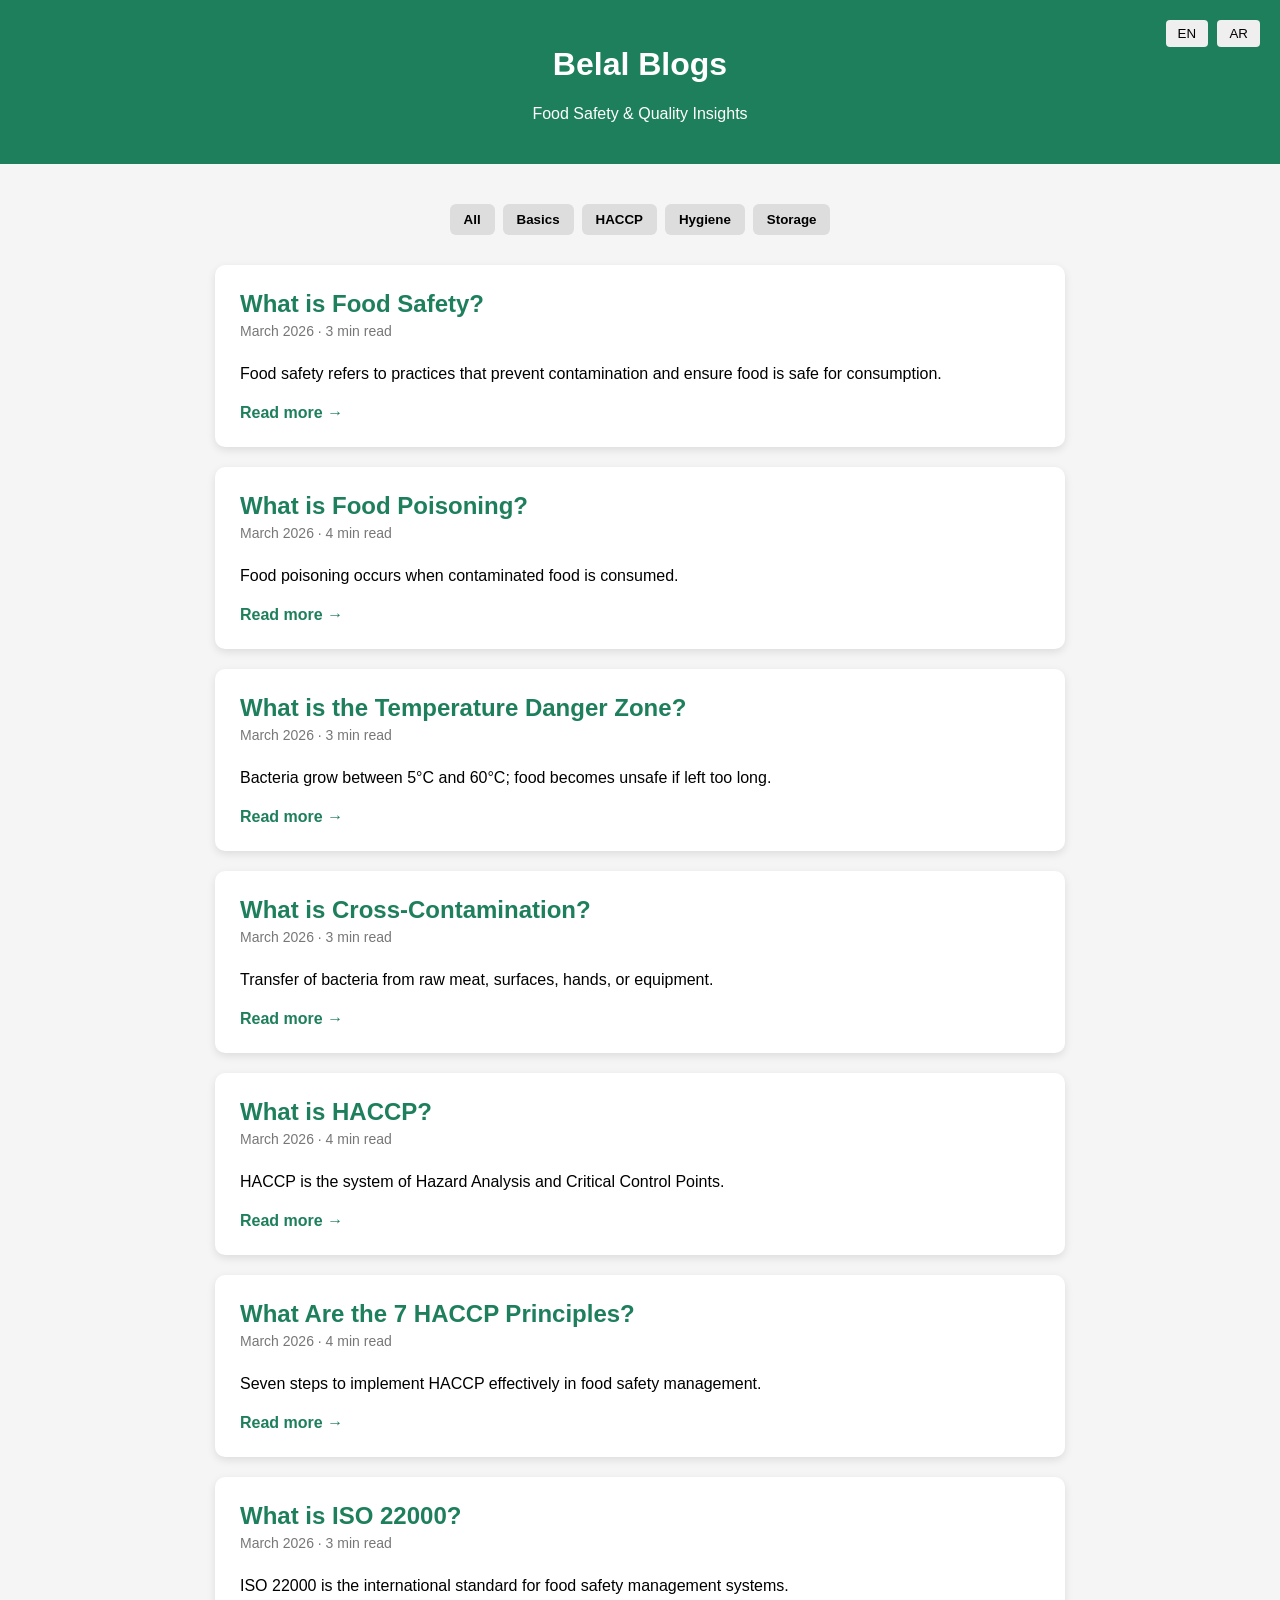
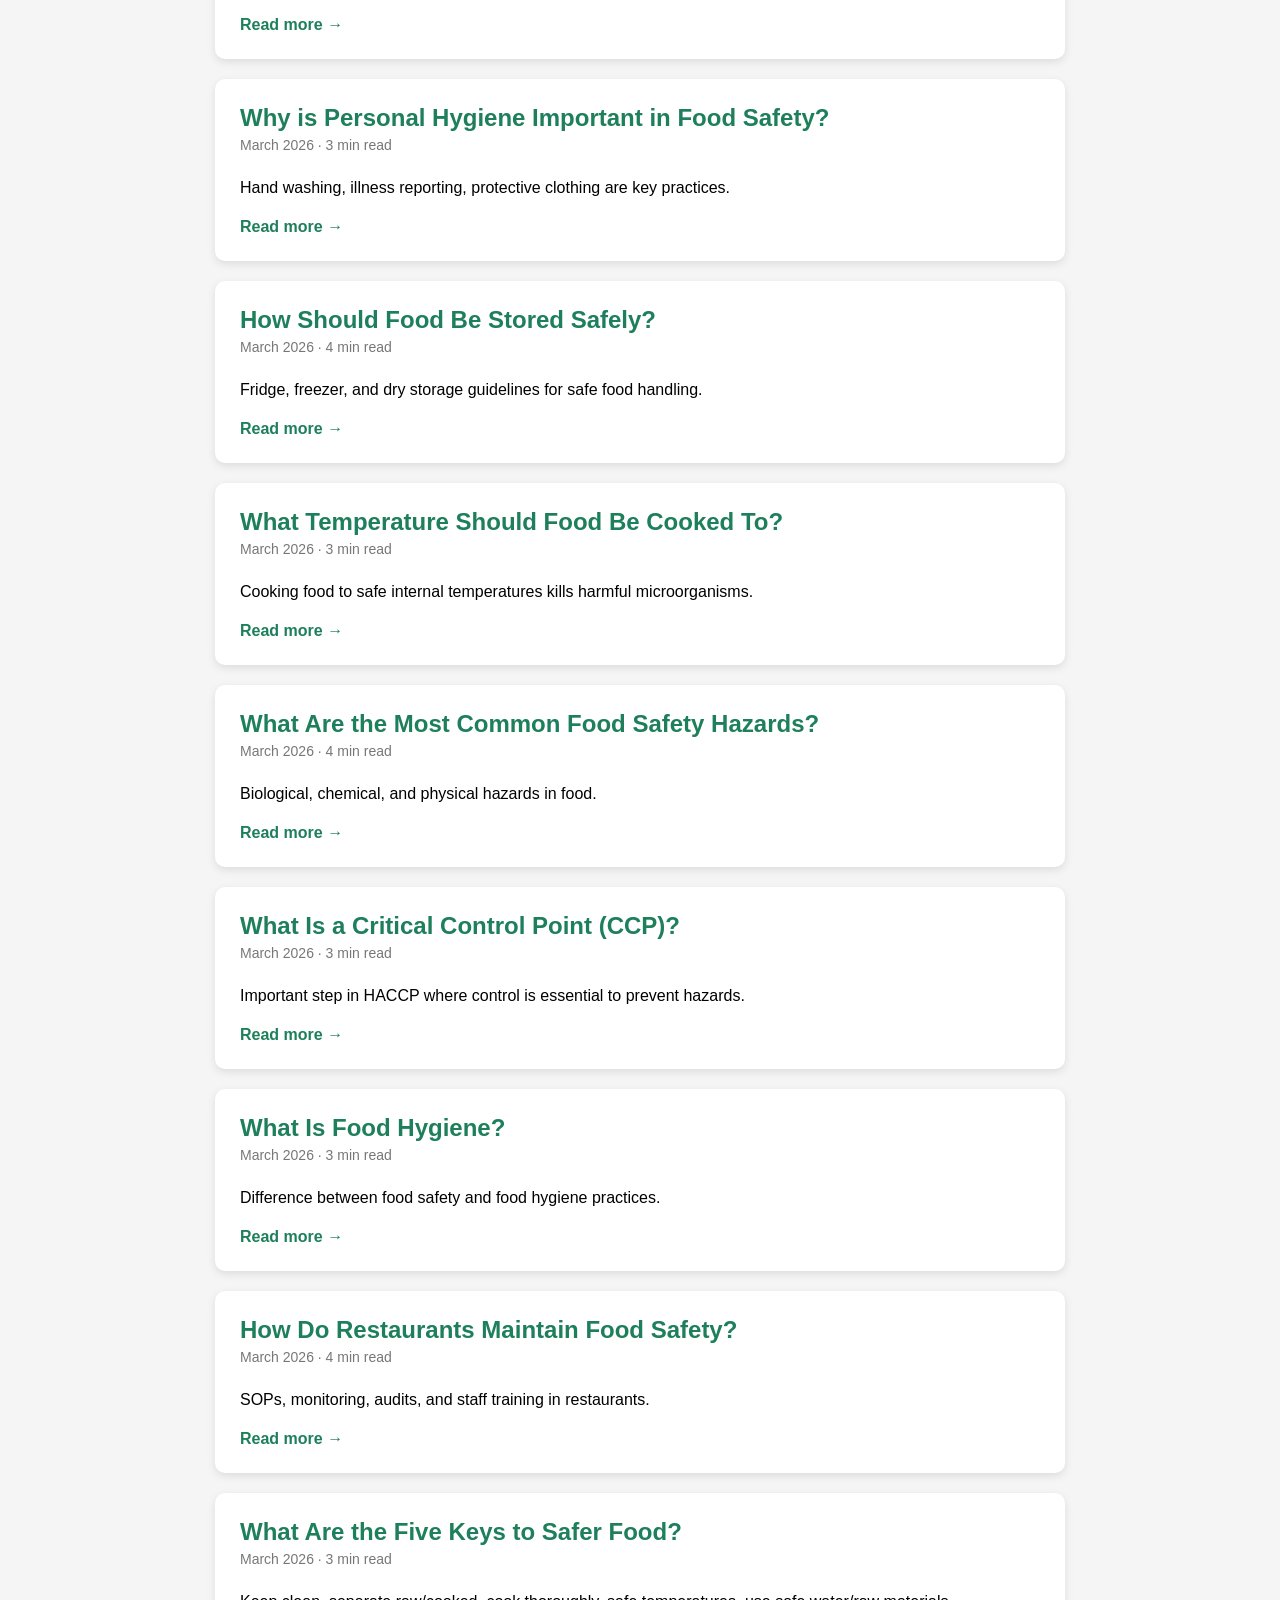
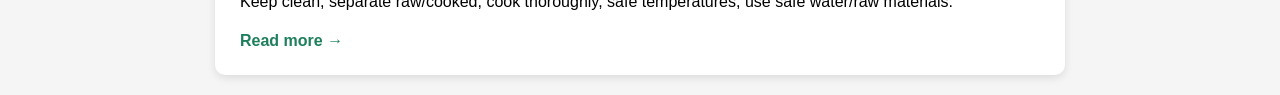
<file: Food-safety-basics.html>
<!DOCTYPE html>
<html>
<head>
<meta charset="UTF-8">
<title>Blog | Belal Abdelfattah</title>

<style>

body{
  font-family: Arial;
  background:#f5f5f5;
  margin:0;
}

header{
  background:#1e7f5c;
  color:white;
  padding:25px;
  text-align:center;
  position:relative;
}

.lang{
  position:absolute;
  right:20px;
  top:20px;
}

.lang button{
  padding:6px 12px;
  border:none;
  border-radius:4px;
  cursor:pointer;
  margin-left:5px;
}

.container{
  width:90%;
  max-width:850px;
  margin:auto;
  margin-top:40px;
}

.filters{
  text-align:center;
  margin-bottom:30px;
  display:flex;
  flex-wrap:wrap;
  justify-content:center;
  gap:8px;
}

.filters button{
  padding:8px 14px;
  border:none;
  border-radius:6px;
  background:#ddd;
  cursor:pointer;
  font-weight:bold;
}

.filters button:hover{
  background:#1e7f5c;
  color:white;
}

.post{
  background:white;
  padding:25px;
  margin-bottom:20px;
  border-radius:10px;
  box-shadow:0 3px 8px rgba(0,0,0,0.1);
  display:flex;
  flex-direction: column;
  align-items: flex-start;
}

.post h2{
  margin:0;
  color:#1e7f5c;
}

.meta{
  font-size:14px;
  color:#777;
  margin:5px 0 10px 0;
}

.read{
  display:inline-block;
  margin-top:5px;
  text-decoration:none;
  color:#1e7f5c;
  font-weight:bold;
}

.read:hover{
  text-decoration:underline;
}

.ar{
  display:none;
  direction:rtl;
  text-align:right;
}

.article-info{
  display:flex;
  flex-direction: column; /* عمودي */
}

</style>

<script>

function setLanguage(lang){
  let en=document.querySelectorAll(".en");
  let ar=document.querySelectorAll(".ar");

  if(lang=="en"){
    en.forEach(el=>el.style.display="block");
    ar.forEach(el=>el.style.display="none");
  }

  if(lang=="ar"){
    en.forEach(el=>el.style.display="none");
    ar.forEach(el=>el.style.display="block");
  }
}

function filterPosts(category){
  let posts=document.querySelectorAll(".post");
  posts.forEach(post=>{
    if(category=="all"){
      post.style.display="flex";
    }
    else if(post.classList.contains(category)){
      post.style.display="flex";
    }
    else{
      post.style.display="none";
    }
  });
}

</script>

</head>

<body>

<header>
  <h1 class="en">Belal Blogs</h1>
  <h1 class="ar">بلال يُدَوِن</h1>

  <p class="en">Food Safety & Quality Insights</p>
  <p class="ar">مقالات حول سلامة الغذاء والجودة</p>

  <div class="lang">
    <button onclick="setLanguage('en')">EN</button>
    <button onclick="setLanguage('ar')">AR</button>
  </div>
</header>

<div class="container">

<div class="filters">
  <!-- English -->
  <button class="en" onclick="filterPosts('all')">All</button>
  <button class="en" onclick="filterPosts('basics')">Basics</button>
  <button class="en" onclick="filterPosts('haccp')">HACCP</button>
  <button class="en" onclick="filterPosts('hygiene')">Hygiene</button>
  <button class="en" onclick="filterPosts('storage')">Storage</button>

  <!-- Arabic -->
  <button class="ar" onclick="filterPosts('all')">الكل</button>
  <button class="ar" onclick="filterPosts('basics')">الأساسيات</button>
  <button class="ar" onclick="filterPosts('haccp')">الهاسب</button>
  <button class="ar" onclick="filterPosts('hygiene')">النظافة</button>
  <button class="ar" onclick="filterPosts('storage')">التخزين</button>
</div>

<!-- 15 Articles -->

<!-- 1 -->
<div class="post basics">
  <div class="article-info">
    <h2 class="en">What is Food Safety?</h2>
    <h2 class="ar">ما هي سلامة الغذاء؟</h2>
    <div class="meta en">March 2026 · 3 min read</div>
    <div class="meta ar">مارس 2026 · 3 دقائق قراءة</div>
    <p class="en">Food safety refers to practices that prevent contamination and ensure food is safe for consumption.</p>
    <p class="ar">تشير سلامة الغذاء إلى الممارسات التي تمنع تلوث الطعام وتضمن سلامته للاستهلاك.</p>
    <a class="read en" href="#">Read more →</a>
    <a class="read ar" href="#">اقرأ المزيد →</a>
  </div>
</div>

<!-- 2 -->
<div class="post basics">
  <div class="article-info">
    <h2 class="en">What is Food Poisoning?</h2>
    <h2 class="ar">ما هو التسمم الغذائي؟</h2>
    <div class="meta en">March 2026 · 4 min read</div>
    <div class="meta ar">مارس 2026 · 4 دقائق قراءة</div>
    <p class="en">Food poisoning occurs when contaminated food is consumed.</p>
    <p class="ar">يحدث التسمم الغذائي عند تناول طعام ملوث.</p>
    <a class="read en" href="#">Read more →</a>
    <a class="read ar" href="#">اقرأ المزيد →</a>
  </div>
</div>

<!-- 3 -->
<div class="post basics">
  <div class="article-info">
    <h2 class="en">What is the Temperature Danger Zone?</h2>
    <h2 class="ar">ما هي منطقة الخطر الحراري؟</h2>
    <div class="meta en">March 2026 · 3 min read</div>
    <div class="meta ar">مارس 2026 · 3 دقائق قراءة</div>
    <p class="en">Bacteria grow between 5°C and 60°C; food becomes unsafe if left too long.</p>
    <p class="ar">تنمو البكتيريا بين 5 و 60 درجة مئوية؛ يصبح الطعام غير آمن إذا تُرك لفترة طويلة.</p>
    <a class="read en" href="#">Read more →</a>
    <a class="read ar" href="#">اقرأ المزيد →</a>
  </div>
</div>

<!-- 4 -->
<div class="post basics">
  <div class="article-info">
    <h2 class="en">What is Cross-Contamination?</h2>
    <h2 class="ar">ما هو التلوث المتبادل؟</h2>
    <div class="meta en">March 2026 · 3 min read</div>
    <div class="meta ar">مارس 2026 · 3 دقائق قراءة</div>
    <p class="en">Transfer of bacteria from raw meat, surfaces, hands, or equipment.</p>
    <p class="ar">انتقال البكتيريا من اللحوم النيئة، الأسطح، اليدين، أو المعدات.</p>
    <a class="read en" href="#">Read more →</a>
    <a class="read ar" href="#">اقرأ المزيد →</a>
  </div>
</div>

<!-- 5 -->
<div class="post haccp">
  <div class="article-info">
    <h2 class="en">What is HACCP?</h2>
    <h2 class="ar">ما هو نظام H.A.C.C.P؟</h2>
    <div class="meta en">March 2026 · 4 min read</div>
    <div class="meta ar">مارس 2026 · 4 دقائق قراءة</div>
    <p class="en">HACCP is the system of Hazard Analysis and Critical Control Points.</p>
    <p class="ar">نظام H.A.C.C.P هو تحليل المخاطر ونقاط التحكم الحرجة لضمان سلامة الغذاء.</p>
    <a class="read en" href="#">Read more →</a>
    <a class="read ar" href="#">اقرأ المزيد →</a>
  </div>
</div>

<!-- 6 -->
<div class="post haccp">
  <div class="article-info">
    <h2 class="en">What Are the 7 HACCP Principles?</h2>
    <h2 class="ar">ما هي مبادئ H.A.C.C.P السبعة؟</h2>
    <div class="meta en">March 2026 · 4 min read</div>
    <div class="meta ar">مارس 2026 · 4 دقائق قراءة</div>
    <p class="en">Seven steps to implement HACCP effectively in food safety management.</p>
    <p class="ar">سبع خطوات لتطبيق H.A.C.C.P بشكل فعال في إدارة سلامة الغذاء.</p>
    <a class="read en" href="#">Read more →</a>
    <a class="read ar" href="#">اقرأ المزيد →</a>
  </div>
</div>

<!-- 7 -->
<div class="post haccp">
  <div class="article-info">
    <h2 class="en">What is ISO 22000?</h2>
    <h2 class="ar">ما هو معيار ISO 22000؟</h2>
    <div class="meta en">March 2026 · 3 min read</div>
    <div class="meta ar">مارس 2026 · 3 دقائق قراءة</div>
    <p class="en">ISO 22000 is the international standard for food safety management systems.</p>
    <p class="ar">ISO 22000 هو المعيار الدولي لأنظمة إدارة سلامة الغذاء.</p>
    <a class="read en" href="#">Read more →</a>
    <a class="read ar" href="#">اقرأ المزيد →</a>
  </div>
</div>

<!-- 8 -->
<div class="post hygiene">
  <div class="article-info">
    <h2 class="en">Why is Personal Hygiene Important in Food Safety?</h2>
    <h2 class="ar">لماذا تعتبر النظافة الشخصية مهمة في سلامة الغذاء؟</h2>
    <div class="meta en">March 2026 · 3 min read</div>
    <div class="meta ar">مارس 2026 · 3 دقائق قراءة</div>
    <p class="en">Hand washing, illness reporting, protective clothing are key practices.</p>
    <p class="ar">غسل اليدين، الإبلاغ عن المرض، وارتداء الملابس الواقية هي ممارسات أساسية.</p>
    <a class="read en" href="#">Read more →</a>
    <a class="read ar" href="#">اقرأ المزيد →</a>
  </div>
</div>

<!-- 9 -->
<div class="post storage">
  <div class="article-info">
    <h2 class="en">How Should Food Be Stored Safely?</h2>
    <h2 class="ar">كيف يجب تخزين الطعام بأمان؟</h2>
    <div class="meta en">March 2026 · 4 min read</div>
    <div class="meta ar">مارس 2026 · 4 دقائق قراءة</div>
    <p class="en">Fridge, freezer, and dry storage guidelines for safe food handling.</p>
    <p class="ar">إرشادات التخزين في الثلاجة والفريزر والمكان الجاف لضمان سلامة الغذاء.</p>
    <a class="read en" href="#">Read more →</a>
    <a class="read ar" href="#">اقرأ المزيد →</a>
  </div>
</div>

<!-- 10 -->
<div class="post basics">
  <div class="article-info">
    <h2 class="en">What Temperature Should Food Be Cooked To?</h2>
    <h2 class="ar">إلى أي درجة حرارة يجب طهي الطعام؟</h2>
    <div class="meta en">March 2026 · 3 min read</div>
    <div class="meta ar">مارس 2026 · 3 دقائق قراءة</div>
    <p class="en">Cooking food to safe internal temperatures kills harmful microorganisms.</p>
    <p class="ar">طهي الطعام لدرجة حرارة داخلية آمنة يقضي على الكائنات الدقيقة الضارة.</p>
    <a class="read en" href="#">Read more →</a>
    <a class="read ar" href="#">اقرأ المزيد →</a>
  </div>
</div>

<!-- 11 -->
<div class="post basics">
  <div class="article-info">
    <h2 class="en">What Are the Most Common Food Safety Hazards?</h2>
    <h2 class="ar">ما هي أكثر مخاطر سلامة الغذاء شيوعاً؟</h2>
    <div class="meta en">March 2026 · 4 min read</div>
    <div class="meta ar">مارس 2026 · 4 دقائق قراءة</div>
    <p class="en">Biological, chemical, and physical hazards in food.</p>
    <p class="ar">المخاطر البيولوجية والكيميائية والفيزيائية في الغذاء.</p>
    <a class="read en" href="#">Read more →</a>
    <a class="read ar" href="#">اقرأ المزيد →</a>
  </div>
</div>

<!-- 12 -->
<div class="post haccp">
  <div class="article-info">
    <h2 class="en">What Is a Critical Control Point (CCP)?</h2>
    <h2 class="ar">ما هي نقطة التحكم الحرجة؟</h2>
    <div class="meta en">March 2026 · 3 min read</div>
    <div class="meta ar">مارس 2026 · 3 دقائق قراءة</div>
    <p class="en">Important step in HACCP where control is essential to prevent hazards.</p>
    <p class="ar">خطوة مهمة في H.A.C.C.P حيث يكون التحكم ضرورياً لمنع المخاطر.</p>
    <a class="read en" href="#">Read more →</a>
    <a class="read ar" href="#">اقرأ المزيد →</a>
  </div>
</div>

<!-- 13 -->
<div class="post hygiene">
  <div class="article-info">
    <h2 class="en">What Is Food Hygiene?</h2>
    <h2 class="ar">ما هي النظافة الغذائية؟</h2>
    <div class="meta en">March 2026 · 3 min read</div>
    <div class="meta ar">مارس 2026 · 3 دقائق قراءة</div>
    <p class="en">Difference between food safety and food hygiene practices.</p>
    <p class="ar">الفرق بين سلامة الغذاء وممارسات النظافة الغذائية.</p>
    <a class="read en" href="#">Read more →</a>
    <a class="read ar" href="#">اقرأ المزيد →</a>
  </div>
</div>

<!-- 14 -->
<div class="post hygiene">
  <div class="article-info">
    <h2 class="en">How Do Restaurants Maintain Food Safety?</h2>
    <h2 class="ar">كيف تحافظ المطاعم على سلامة الغذاء؟</h2>
    <div class="meta en">March 2026 · 4 min read</div>
    <div class="meta ar">مارس 2026 · 4 دقائق قراءة</div>
    <p class="en">SOPs, monitoring, audits, and staff training in restaurants.</p>
    <p class="ar">إجراءات التشغيل القياسية، المراقبة، التدقيق، وتدريب الموظفين في المطاعم.</p>
    <a class="read en" href="#">Read more →</a>
    <a class="read ar" href="#">اقرأ المزيد →</a>
  </div>
</div>

<!-- 15 -->
<div class="post basics">
  <div class="article-info">
    <h2 class="en">What Are the Five Keys to Safer Food?</h2>
    <h2 class="ar">ما هي مفاتيح الطعام الآمن الخمسة؟</h2>
    <div class="meta en">March 2026 · 3 min read</div>
    <div class="meta ar">مارس 2026 · 3 دقائق قراءة</div>
    <p class="en">Keep clean, separate raw/cooked, cook thoroughly, safe temperatures, use safe water/raw materials.</p>
    <p class="ar">حافظ على النظافة، فصل النيء عن المطبوخ، الطهي الجيد، درجات حرارة آمنة، استخدام مياه ومواد خام آمنة.</p>
    <a class="read en" href="#">Read more →</a>
    <a class="read ar" href="#">اقرأ المزيد →</a>
  </div>
</div>

</div>
</body>
</html>
</file>
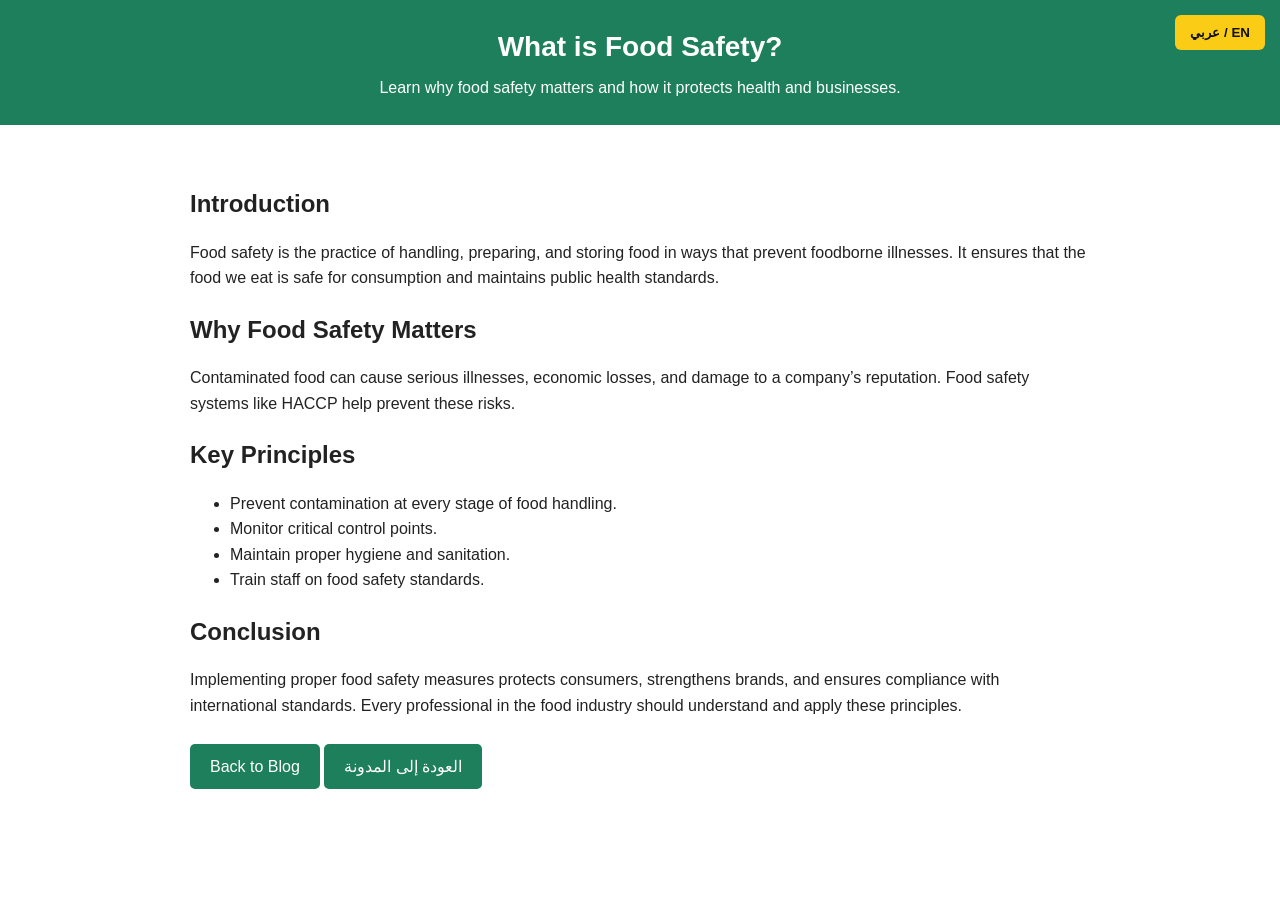
<file: what-is-food-safety?.html>
<!DOCTYPE html>
<html lang="en">
<head>
<meta charset="UTF-8">
<meta name="viewport" content="width=device-width, initial-scale=1.0">
<title>What is Food Safety | Belal Abdelfattah</title>

<style>
/* ===== Global ===== */
body {
  margin: 0;
  font-family: Arial, sans-serif;
  line-height: 1.6;
  color: #222;
  transition: all 0.3s;
}

.container {
  max-width: 900px;
  margin: auto;
  padding: 40px 20px;
}

h1, h2, h3 { margin-bottom: 15px; }
p { margin-bottom: 15px; }

/* ===== Header ===== */
header {
  background: #1e7f5c;
  color: white;
  padding: 25px 20px;
  text-align: center;
}

header h1 { margin: 0; font-size: 28px; }
header p { margin: 5px 0 0; font-size: 16px; }

/* ===== Buttons ===== */
.button {
  display: inline-block;
  padding: 10px 20px;
  background: #1e7f5c;
  color: white;
  text-decoration: none;
  border-radius: 5px;
  margin-top: 10px;
  cursor: pointer;
}

.button:hover {
  background: #155a41;
}

/* ===== Language Toggle ===== */
.lang-toggle {
  position: fixed;
  top: 15px;
  right: 15px;
  background: #facc15;
  color: #111;
  border: none;
  padding: 10px 15px;
  cursor: pointer;
  border-radius: 6px;
  font-weight: bold;
}

/* ===== Bilingual content ===== */
.en { display: block; }
.ar { display: none; }

/* ===== RTL Arabic ===== */
body.arabic { direction: rtl; font-family: 'Cairo', sans-serif; }
body.arabic .en { display: none; }
body.arabic .ar { display: block; }

/* ===== Mobile ===== */
@media(max-width:768px){
  header h1 { font-size: 22px; }
}
</style>
</head>

<body class="english">

<button class="lang-toggle" onclick="toggleLang()">عربي / EN</button>

<header>
  <h1 class="en">What is Food Safety?</h1>
  <h1 class="ar">ما هي سلامة الغذاء؟</h1>
  <p class="en">Learn why food safety matters and how it protects health and businesses.</p>
  <p class="ar">تعرف على سبب أهمية سلامة الغذاء وكيفية حماية الصحة والأعمال.</p>
</header>

<div class="container">
  <h2 class="en">Introduction</h2>
  <h2 class="ar">مقدمة</h2>
  <p class="en">
    Food safety is the practice of handling, preparing, and storing food in ways that prevent foodborne illnesses. It ensures that the food we eat is safe for consumption and maintains public health standards.
  </p>
  <p class="ar">
    سلامة الغذاء هي ممارسة التعامل مع الطعام وتحضيره وتخزينه بطريقة تمنع الأمراض المنقولة بالغذاء. وهي تضمن أن الطعام الذي نتناوله آمن للاستهلاك ويحافظ على معايير الصحة العامة.
  </p>

  <h2 class="en">Why Food Safety Matters</h2>
  <h2 class="ar">لماذا تعتبر سلامة الغذاء مهمة</h2>
  <p class="en">
    Contaminated food can cause serious illnesses, economic losses, and damage to a company’s reputation. Food safety systems like HACCP help prevent these risks.
  </p>
  <p class="ar">
    يمكن أن يتسبب الطعام الملوث في أمراض خطيرة وخسائر اقتصادية وتضر بسمعة الشركة. تساعد أنظمة سلامة الغذاء مثل HACCP على منع هذه المخاطر.
  </p>

  <h2 class="en">Key Principles</h2>
  <h2 class="ar">المبادئ الأساسية</h2>
  <ul class="en">
    <li>Prevent contamination at every stage of food handling.</li>
    <li>Monitor critical control points.</li>
    <li>Maintain proper hygiene and sanitation.</li>
    <li>Train staff on food safety standards.</li>
  </ul>
  <ul class="ar">
    <li>منع التلوث في كل مرحلة من مراحل التعامل مع الطعام.</li>
    <li>مراقبة نقاط التحكم الحرجة.</li>
    <li>الحفاظ على النظافة والتعقيم المناسبين.</li>
    <li>تدريب الموظفين على معايير سلامة الغذاء.</li>
  </ul>

  <h2 class="en">Conclusion</h2>
  <h2 class="ar">الخاتمة</h2>
  <p class="en">
    Implementing proper food safety measures protects consumers, strengthens brands, and ensures compliance with international standards. Every professional in the food industry should understand and apply these principles.
  </p>
  <p class="ar">
    يضمن تنفيذ إجراءات سلامة الغذاء الصحيحة حماية المستهلكين، وتقوية العلامات التجارية، والامتثال للمعايير الدولية. يجب على كل متخصص في صناعة الغذاء فهم هذه المبادئ وتطبيقها.
  </p>

  <a class="button" href="blog.html" class="en">Back to Blog</a>
  <a class="button" href="blog.html" class="ar">العودة إلى المدونة</a>
</div>

<script>
function toggleLang(){
  const body = document.body;
  body.classList.toggle('arabic');
  body.classList.toggle('english');
}
</script>

</body>
</html>
</file>
<file: css/style.css>
/* ===== ROOT VARIABLES ===== */
:root{
  --primary:#16a34a;
  --primary-dark:#15803d;
  --text:#222;
  --text-light:#555;
  --bg:#ffffff;
  --bg-light:#f8fafc;
  --shadow:0 6px 20px rgba(0,0,0,0.08);
}

/* ===== RESET ===== */
*{
  margin:0;
  padding:0;
  box-sizing:border-box;
}

html{
  scroll-behavior:smooth;
}

body{
  font-family:Segoe UI, Arial, sans-serif;
  color:var(--text);
  line-height:1.6;
  background:var(--bg);
}

/* ===== HEADINGS ===== */
h1,h2,h3{
  margin-bottom:10px;
}

/* ===== SECTIONS ===== */
section{
  padding:80px 20px;
}

.container{
  max-width:1100px;
  margin:auto;
}

/* ===== REUSABLE COMPONENTS ===== */
.btn{
  padding:14px 26px;
  border:none;
  border-radius:8px;
  font-size:16px;
  font-weight:600;
  cursor:pointer;
  transition:0.3s;
}

.btn:hover{
  transform:translateY(-3px);
  box-shadow:0 6px 18px rgba(0,0,0,0.15);
}

.btn-primary{
  background:var(--primary);
  color:white;
}

.btn-whatsapp{
  background:#25D366;
  color:white;
}

.btn-linkedin{
  background:#0077b5;
  color:white;
}

/* ===== NAVBAR ===== */
.navbar{
  display:flex;
  justify-content:space-between;
  align-items:center;
  padding:20px 30px;
  background:var(--bg);
  position:sticky;
  top:0;
  z-index:1000;
  box-shadow:0 2px 10px rgba(0,0,0,0.05);
}

.logo{
  font-weight:700;
  font-size:16px;
  letter-spacing:0.3px;
}

.nav-links{
  display:flex;
  flex-wrap:wrap;
}

.nav-links a{
  margin-left:22px;
  text-decoration:none;
  color:#333;
  font-weight:500;
  font-size:13px;
  letter-spacing:0.3px;
  transition:0.3s;
}

.nav-links a:hover{
  color:var(--primary);
}

/* ===== HERO ===== */
.hero{
  text-align:center;
  background:linear-gradient(135deg,#ecfdf5,#bbf7d0);
  padding:120px 20px;
}

.hero h1{
  font-size:42px;
}

.hero p{
  max-width:650px;
  margin:auto;
  margin-top:15px;
  color:#444;
  font-size:18px;
}

.cta-buttons{
  margin-top:30px;
  display:flex;
  justify-content:center;
  gap:15px;
  flex-wrap:wrap;
}

/* ===== SERVICES & CARDS ===== */
.services, .blog-posts, .basics-content{
  display:grid;
  grid-template-columns:repeat(auto-fit,minmax(220px,1fr));
  gap:25px;
  margin-top:40px;
}

.service, .card, .blog-post, .basic-card{
  padding:25px;
  border-radius:12px;
  border:1px solid #eee;
  background:white;
  transition:0.3s;
  text-align:center;
}

.service i, .blog-post i, .basic-card i{
  font-size:26px;
  color:var(--primary);
  margin-bottom:10px;
}

.service:hover, .card:hover, .blog-post:hover, .basic-card:hover{
  transform:translateY(-6px);
  box-shadow:0 10px 25px rgba(0,0,0,0.08);
}

/* ===== THINKING / QUOTES ===== */
.thinking, .quote-section{
  background:var(--bg-light);
  text-align:center;
}

.quote, .quote-section p{
  max-width:700px;
  margin:25px auto;
  font-style:italic;
  color:var(--text-light);
}

/* ===== TIMELINE ===== */
.timeline-section{
  background:var(--bg);
}

.timeline-section h2{
  text-align:center;
  margin-bottom:50px;
}

.timeline{
  position:relative;
  max-width:800px;
  margin:auto;
}

.timeline::before{
  content:'';
  position:absolute;
  left:50%;
  top:0;
  bottom:0;
  width:2px;
  background:var(--primary);
}

.timeline-item{
  padding:20px 40px;
  position:relative;
  width:50%;
}

.timeline-item:nth-child(odd){
  left:0;
  text-align:right;
}

.timeline-item:nth-child(even){
  left:50%;
}

.timeline-dot{
  position:absolute;
  top:20px;
  right:-10px;
  width:20px;
  height:20px;
  background:var(--primary);
  border-radius:50%;
}

.timeline-item:nth-child(even) .timeline-dot{
  left:-10px;
}

.timeline-content{
  background:white;
  padding:20px;
  border-radius:10px;
  box-shadow:var(--shadow);
}

.timeline-content span{
  font-size:14px;
  color:#777;
}

/* ===== WHY / ABOUT ===== */
.why, .about-section{
  text-align:center;
}

.why p, .about-section p{
  max-width:700px;
  margin:auto;
  color:var(--text-light);
  font-size:17px;
}

/* ===== CONTACT ===== */
.contact{
  background:var(--bg-light);
  text-align:center;
}

/* ===== FOOTER ===== */
.footer{
  text-align:center;
  padding:30px;
  background:#111;
  color:#bbb;
  font-size:14px;
}

/* ===== TABLET ===== */
@media(max-width:992px){

  .timeline::before{
    left:20px;
  }

  .timeline-item{
    width:100%;
    padding-left:50px;
    padding-right:20px;
    text-align:left;
  }

  .timeline-item:nth-child(even){
    left:0;
  }

  .timeline-dot{
    left:10px;
    right:auto;
  }

  .services, .blog-posts, .basics-content{
    grid-template-columns:repeat(auto-fit,minmax(200px,1fr));
  }

}

/* ===== MOBILE ===== */
@media(max-width:768px){

  .hero h1{
    font-size:30px;
  }

  .nav-links{
    flex-direction:column;
    gap:10px;
    margin-top:10px;
  }

  .services, .blog-posts, .basics-content{
    grid-template-columns:1fr;
  }

}

/* ===== SMALL PHONES ===== */
@media(max-width:480px){
  body{
    font-size:15px;
  }

  .cta-buttons{
    flex-direction:column;
    gap:10px;
  }

  .nav-links a{
    font-size:12px;
  }
}
</file>
